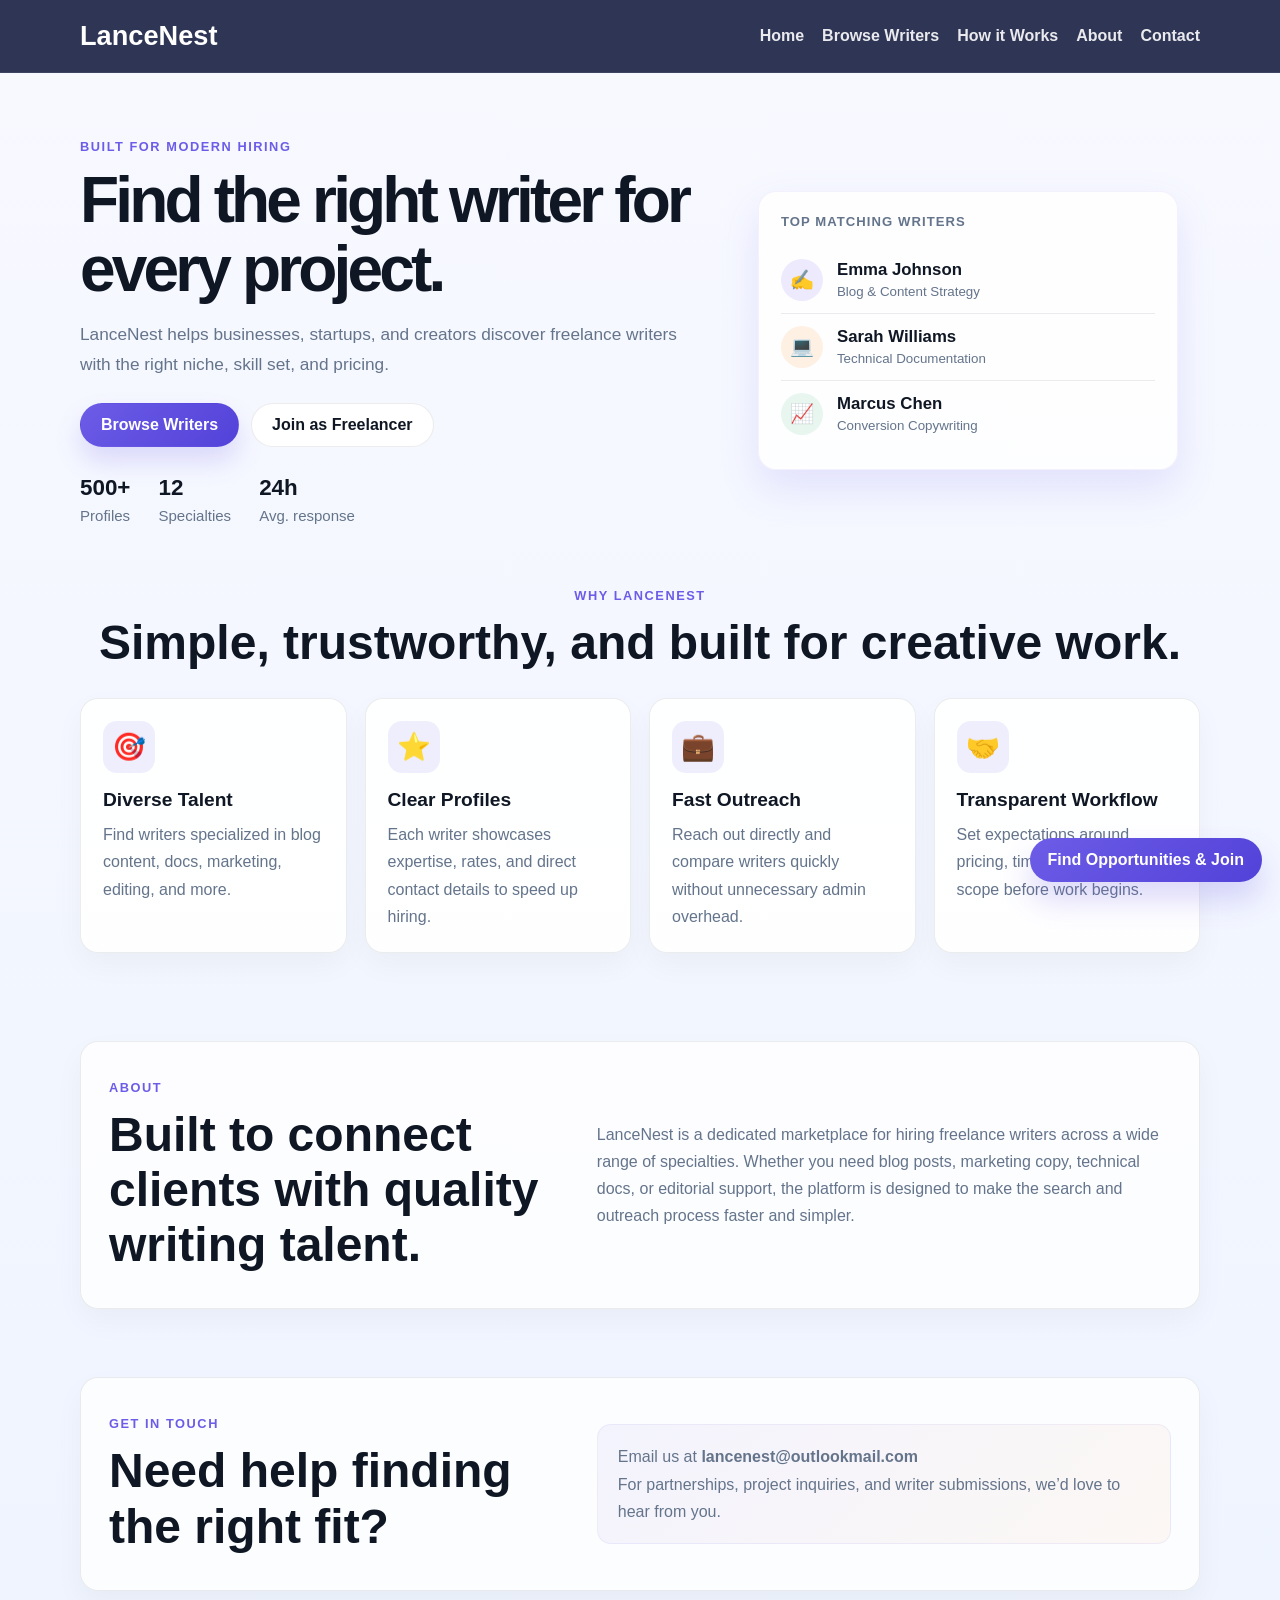
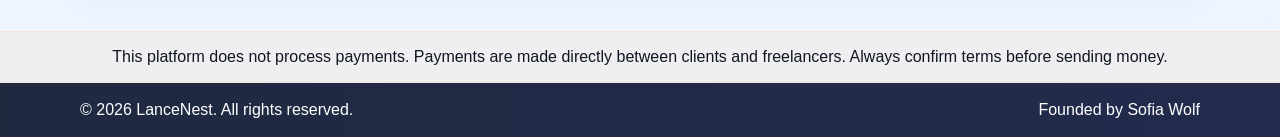
<file: index.html>
<!DOCTYPE html>
<html lang="en">
<head>
    <meta charset="UTF-8">
    <meta name="viewport" content="width=device-width, initial-scale=1.0">
    <title>LanceNest - Find Your Perfect Writer</title>
    <meta name="description" content="LanceNest connects businesses and individuals with vetted freelance writers. Browse writers, view rates, and contact talent directly.">
    <link rel="canonical" href="https://x-sofia.github.io/lancenest/">

    <meta property="og:title" content="LanceNest — Freelance Writers Marketplace">
    <meta property="og:description" content="Find and hire talented freelance writers for blogs, marketing, technical docs and more.">
    <meta property="og:url" content="https://x-sofia.github.io/lancenest/">
    <meta property="og:type" content="website">
    <meta property="og:image" content="https://x-sofia.github.io/lancenest/og-image.png">

    <meta name="twitter:card" content="summary_large_image">
    <meta name="twitter:title" content="LanceNest — Freelance Writers Marketplace">
    <meta name="twitter:description" content="Browse vetted freelance writers and hire the best talent for your projects.">
    <meta name="google-site-verification" content="REPLACE_WITH_GOOGLE_VERIFICATION_CODE">

    <link rel="stylesheet" href="styles.css">
</head>
<body>
    <nav class="navbar">
        <div class="container nav-wrap">
            <div class="logo" aria-label="LanceNest home">LanceNest</div>
            <ul class="nav-links">
                <li><a href="#home">Home</a></li>
                <li><a href="writers.html">Browse Writers</a></li>
                <li><a href="#how-it-works">How it Works</a></li>
                <li><a href="#about">About</a></li>
                <li><a href="#contact">Contact</a></li>
            </ul>
        </div>
    </nav>

    <main>
        <section class="hero" id="home">
            <div class="container hero-layout">
                <div class="hero-content">
                    <span class="eyebrow">Built for modern hiring</span>
                    <h1>Find the right writer for every project.</h1>
                    <p class="lead">LanceNest helps businesses, startups, and creators discover freelance writers with the right niche, skill set, and pricing.</p>

                    <div class="hero-ctas">
                        <a href="writers.html" class="btn btn-primary">Browse Writers</a>
                        <button class="btn btn-secondary" id="cta-signup" type="button">Join as Freelancer</button>
                    </div>

                    <div class="trust-row" aria-label="Platform stats">
                        <div>
                            <strong>500+</strong>
                            <span>Profiles</span>
                        </div>
                        <div>
                            <strong>12</strong>
                            <span>Specialties</span>
                        </div>
                        <div>
                            <strong>24h</strong>
                            <span>Avg. response</span>
                        </div>
                    </div>
                </div>

                <div class="hero-panel" aria-label="Marketplace preview">
                    <div class="mini-card">
                        <span class="mini-label">Top matching writers</span>

                        <div class="mini-profile">
                            <div class="avatar avatar-1">✍️</div>
                            <div>
                                <strong>Emma Johnson</strong>
                                <small>Blog &amp; Content Strategy</small>
                            </div>
                        </div>

                        <div class="mini-profile">
                            <div class="avatar avatar-2">💻</div>
                            <div>
                                <strong>Sarah Williams</strong>
                                <small>Technical Documentation</small>
                            </div>
                        </div>

                        <div class="mini-profile">
                            <div class="avatar avatar-3">📈</div>
                            <div>
                                <strong>Marcus Chen</strong>
                                <small>Conversion Copywriting</small>
                            </div>
                        </div>
                    </div>
                </div>
            </div>
        </section>

        <section class="features" id="how-it-works">
            <div class="container">
                <div class="section-heading">
                    <span class="eyebrow">Why LanceNest</span>
                    <h2>Simple, trustworthy, and built for creative work.</h2>
                </div>

                <div class="features-grid">
                    <article class="feature-card">
                        <div class="feature-icon">🎯</div>
                        <h3>Diverse Talent</h3>
                        <p>Find writers specialized in blog content, docs, marketing, editing, and more.</p>
                    </article>

                    <article class="feature-card">
                        <div class="feature-icon">⭐</div>
                        <h3>Clear Profiles</h3>
                        <p>Each writer showcases expertise, rates, and direct contact details to speed up hiring.</p>
                    </article>

                    <article class="feature-card">
                        <div class="feature-icon">💼</div>
                        <h3>Fast Outreach</h3>
                        <p>Reach out directly and compare writers quickly without unnecessary admin overhead.</p>
                    </article>

                    <article class="feature-card">
                        <div class="feature-icon">🤝</div>
                        <h3>Transparent Workflow</h3>
                        <p>Set expectations around pricing, timelines, and project scope before work begins.</p>
                    </article>
                </div>
            </div>
        </section>

        <section class="about" id="about">
            <div class="container about-wrap">
                <div>
                    <span class="eyebrow">About</span>
                    <h2>Built to connect clients with quality writing talent.</h2>
                </div>
                <p>LanceNest is a dedicated marketplace for hiring freelance writers across a wide range of specialties. Whether you need blog posts, marketing copy, technical docs, or editorial support, the platform is designed to make the search and outreach process faster and simpler.</p>
            </div>
        </section>

        <section class="contact" id="contact">
            <div class="container contact-wrap">
                <div>
                    <span class="eyebrow">Get in touch</span>
                    <h2>Need help finding the right fit?</h2>
                </div>

                <div class="contact-box">
                    <p>Email us at <strong>lancenest@outlookmail.com</strong></p>
                    <p>For partnerships, project inquiries, and writer submissions, we’d love to hear from you.</p>
                </div>
            </div>
        </section>
    </main>

    <div class="disclaimer-banner">
        <div class="container">This platform does not process payments. Payments are made directly between clients and freelancers. Always confirm terms before sending money.</div>
    </div>

    <footer class="footer">
        <div class="container footer-inner">
            <p>&copy; 2026 LanceNest. All rights reserved.</p>
            <p>Founded by Sofia Wolf</p>
        </div>
    </footer>

    <button id="float-cta" aria-label="Find opportunities and join" type="button">Find Opportunities &amp; Join</button>

    <div id="signup-modal" class="modal" aria-hidden="true">
        <div class="modal-content" role="dialog" aria-modal="true" aria-labelledby="signup-title">
            <button class="modal-close" id="signup-close" type="button" aria-label="Close signup form">×</button>
            <h3 id="signup-title">Join LanceNest</h3>
            <p>Sign up to discover opportunities or list your services.</p>

            <form id="signup-form" novalidate>
                <label for="signup-email">Email</label>
                <input type="email" id="signup-email" name="email" required placeholder="your@email.com">
                <input type="hidden" id="signup-role" value="freelancer">

                <div class="form-actions">
                    <button type="submit" class="btn btn-primary">Join</button>
                    <button type="button" class="btn btn-secondary" id="signup-cancel">Cancel</button>
                </div>
            </form>
        </div>
    </div>

    <div id="toast" class="toast" aria-live="polite" aria-atomic="true"></div>

    <script src="script.js"></script>
</body>
</html>
</file>
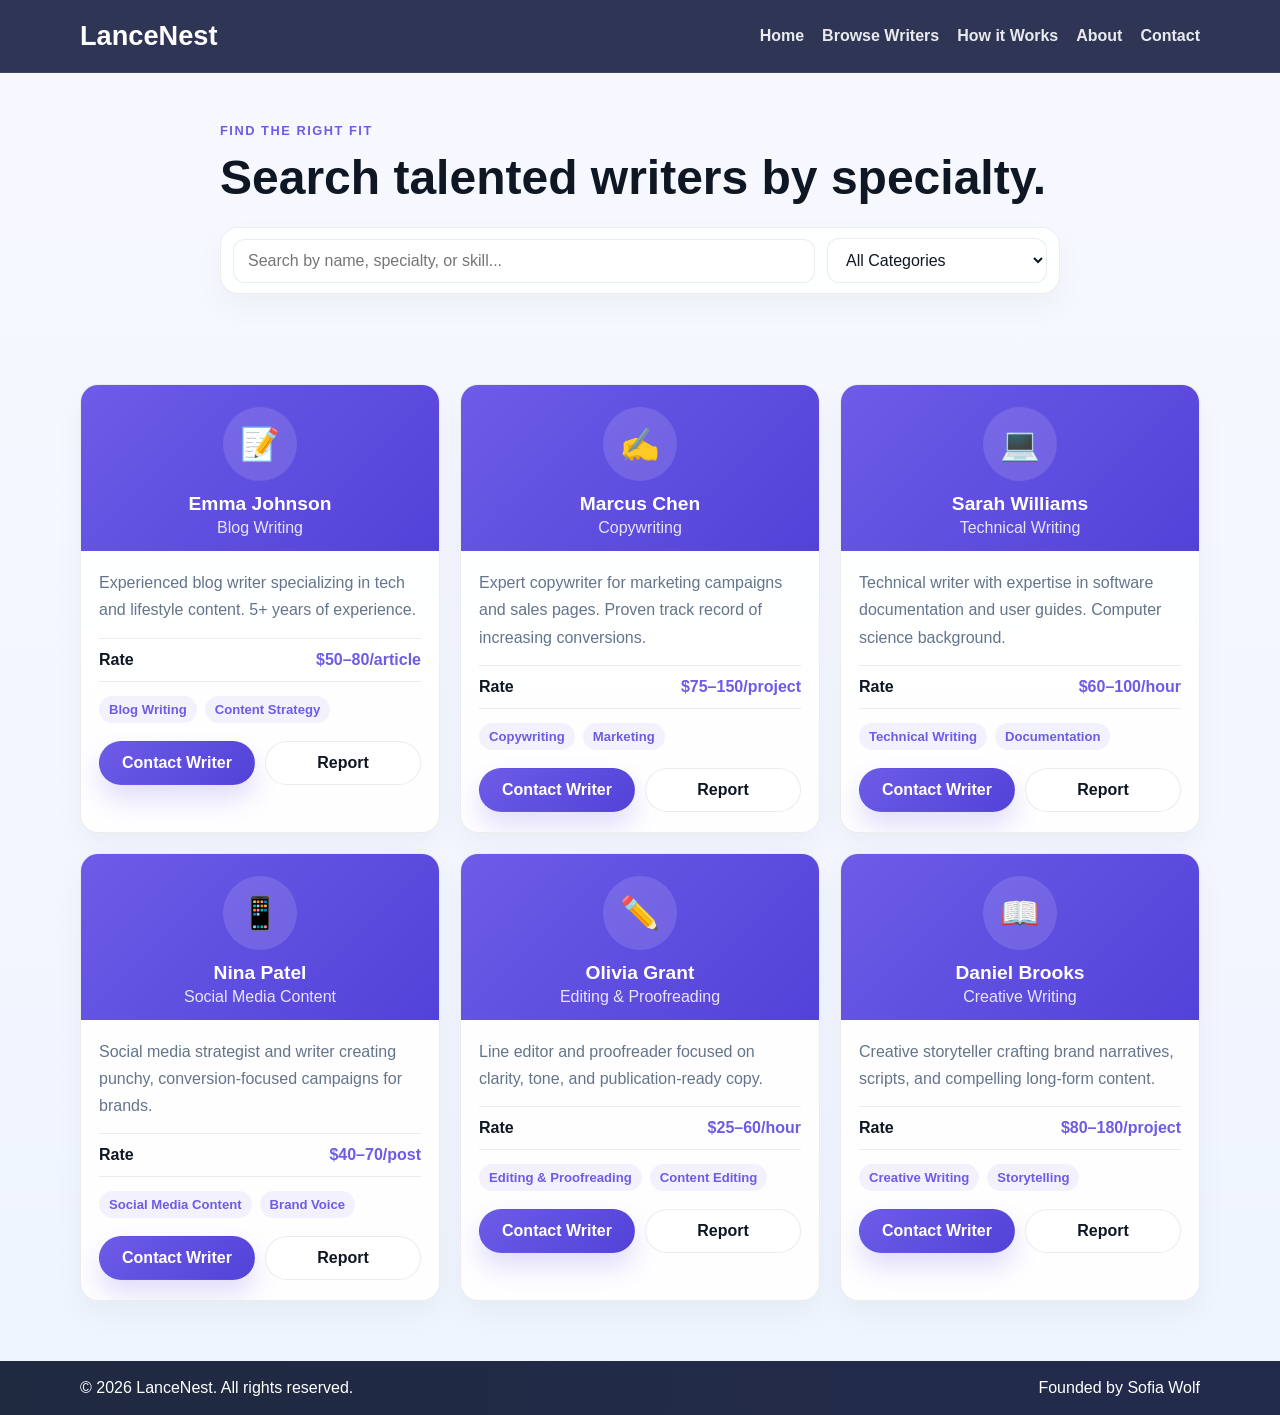
<file: writers.html>
<!DOCTYPE html>
<html lang="en">
<head>
    <meta charset="UTF-8">
    <meta name="viewport" content="width=device-width, initial-scale=1.0">
    <title>Browse Writers - LanceNest</title>
    <meta name="description" content="Browse freelance writers on LanceNest. Find profiles, rates, and direct contact methods to hire the right writer for your project.">
    <link rel="canonical" href="https://x-sofia.github.io/lancenest/writers.html">
    <meta property="og:title" content="LanceNest — Browse Writers">
    <meta property="og:description" content="Browse vetted freelance writers and contact them directly to hire for your projects.">
    <meta property="og:url" content="https://x-sofia.github.io/lancenest/writers.html">
    <meta property="og:type" content="website">
    <meta name="twitter:card" content="summary_large_image">
    <meta name="google-site-verification" content="REPLACE_WITH_GOOGLE_VERIFICATION_CODE">
    <link rel="stylesheet" href="styles.css">
</head>
<body>
    <nav class="navbar">
        <div class="container nav-wrap">
            <div class="logo" aria-label="LanceNest home">LanceNest</div>
            <ul class="nav-links">
                <li><a href="index.html">Home</a></li>
                <li><a href="writers.html">Browse Writers</a></li>
                <li><a href="index.html#how-it-works">How it Works</a></li>
                <li><a href="index.html#about">About</a></li>
                <li><a href="index.html#contact">Contact</a></li>
            </ul>
        </div>
    </nav>

    <main>
        <section class="search-section">
            <div class="container narrow-container">
                <span class="eyebrow">Find the right fit</span>
                <h1>Search talented writers by specialty.</h1>
                <div class="search-box">
                    <input type="text" id="searchInput" placeholder="Search by name, specialty, or skill..." class="search-input" aria-label="Search writers">
                    <select id="categoryFilter" class="category-filter" aria-label="Filter writers by category">
                        <option value="">All Categories</option>
                    </select>
                </div>
            </div>
        </section>

        <section class="writers-section">
            <div class="container">
                <div class="writers-grid" id="writersGrid" aria-live="polite"></div>
            </div>
        </section>
    </main>

    <div id="contact-modal" class="modal" aria-hidden="true">
        <div class="modal-content" role="dialog" aria-modal="true" aria-labelledby="contact-title">
            <button class="modal-close" id="contact-close" type="button" aria-label="Close contact modal">×</button>
            <h3 id="contact-title">Contact Writer</h3>
            <div id="contact-body"></div>
        </div>
    </div>

    <div id="toast" class="toast" aria-live="polite" aria-atomic="true"></div>

    <footer class="footer">
        <div class="container footer-inner">
            <p>&copy; 2026 LanceNest. All rights reserved.</p>
            <p>Founded by Sofia Wolf</p>
        </div>
    </footer>

    <script src="script.js"></script>
</body>
</html>
</file>
<file: styles.css>
/* Theme variables */
:root {
  --primary: #6c5ce7;
  --primary-dark: #5342d8;
  --accent: #ff9f43;
  --text: #0f1724;
  --muted: #64748b;
  --bg: #f5f7ff;
  --panel: #ffffff;
  --soft: #eef2ff;
  --line: rgba(15, 23, 36, 0.08);
  --shadow: 0 18px 40px rgba(108, 92, 231, 0.14);
  --radius: 18px;
}

* {
  box-sizing: border-box;
}

html {
  scroll-behavior: smooth;
}

body {
  margin: 0;
  font-family: "Segoe UI", Tahoma, Geneva, Verdana, sans-serif;
  background: linear-gradient(180deg, #f8f9ff 0%, #eef4ff 100%);
  color: var(--text);
  -webkit-font-smoothing: antialiased;
}

a {
  color: inherit;
}

button,
input,
select {
  font: inherit;
}

.container {
  width: min(1120px, calc(100% - 32px));
  margin: 0 auto;
}

.narrow-container {
  width: min(840px, calc(100% - 32px));
}

.eyebrow {
  display: inline-block;
  margin-bottom: 12px;
  font-size: 0.8rem;
  letter-spacing: 0.12em;
  text-transform: uppercase;
  color: var(--primary);
  font-weight: 700;
}

.section-heading {
  text-align: center;
  margin-bottom: 28px;
}

.section-heading h2,
.about h2,
.contact h2,
.search-section h1 {
  margin: 0;
  font-size: clamp(2rem, 4vw, 3rem);
  line-height: 1.15;
}

/* Navigation */
.navbar {
  position: sticky;
  top: 0;
  z-index: 20;
  background: rgba(24, 32, 67, 0.9);
  backdrop-filter: blur(12px);
  border-bottom: 1px solid rgba(255, 255, 255, 0.08);
}

.nav-wrap {
  display: flex;
  align-items: center;
  justify-content: space-between;
  min-height: 72px;
}

.logo {
  font-size: 1.7rem;
  font-weight: 800;
  color: white;
}

.nav-links {
  display: flex;
  align-items: center;
  gap: 18px;
  list-style: none;
  margin: 0;
  padding: 0;
}

.nav-links a {
  color: rgba(255, 255, 255, 0.9);
  text-decoration: none;
  font-weight: 600;
  transition: opacity 0.2s ease;
}

.nav-links a:hover,
.nav-links a:focus-visible {
  opacity: 0.8;
}

/* Hero */
.hero {
  padding: 64px 0 32px;
}

.hero-layout {
  display: grid;
  grid-template-columns: 1.15fr 0.85fr;
  align-items: center;
  gap: 28px;
}

.hero-content h1 {
  margin: 0 0 16px;
  font-size: clamp(2.6rem, 5vw, 4.6rem);
  line-height: 1.08;
  letter-spacing: -0.06em;
}

.lead {
  max-width: 620px;
  color: var(--muted);
  font-size: 1.08rem;
  line-height: 1.7;
  margin: 0 0 24px;
}

.hero-ctas,
.form-actions,
.contact-cta {
  display: flex;
  gap: 12px;
  flex-wrap: wrap;
}

.btn {
  display: inline-flex;
  align-items: center;
  justify-content: center;
  border-radius: 999px;
  border: 1px solid transparent;
  padding: 12px 20px;
  font-weight: 700;
  text-decoration: none;
  transition: transform 0.18s ease, box-shadow 0.18s ease, background 0.18s ease;
  cursor: pointer;
}

.btn:hover,
.btn:focus-visible {
  transform: translateY(-1px);
}

.btn-primary {
  background: linear-gradient(135deg, var(--primary), var(--primary-dark));
  color: white;
  box-shadow: 0 14px 26px rgba(108, 92, 231, 0.2);
}

.btn-secondary {
  background: white;
  border-color: var(--line);
  color: var(--text);
}

.trust-row {
  display: flex;
  flex-wrap: wrap;
  gap: 28px;
  margin-top: 28px;
}

.trust-row div {
  display: flex;
  flex-direction: column;
  gap: 6px;
}

.trust-row strong {
  font-size: 1.4rem;
  color: var(--text);
}

.trust-row span {
  color: var(--muted);
  font-size: 0.94rem;
}

.hero-panel {
  display: flex;
  justify-content: center;
}

.mini-card {
  width: min(420px, 100%);
  background: rgba(255, 255, 255, 0.82);
  border: 1px solid rgba(108, 92, 231, 0.08);
  border-radius: var(--radius);
  box-shadow: var(--shadow);
  padding: 22px;
}

.mini-label {
  display: block;
  margin-bottom: 18px;
  color: var(--muted);
  font-size: 0.82rem;
  font-weight: 700;
  letter-spacing: 0.08em;
  text-transform: uppercase;
}

.mini-profile {
  display: flex;
  align-items: center;
  gap: 14px;
  padding: 12px 0;
  border-bottom: 1px solid var(--line);
}

.mini-profile:last-child {
  border-bottom: none;
}

.avatar {
  width: 42px;
  height: 42px;
  border-radius: 50%;
  display: flex;
  align-items: center;
  justify-content: center;
  font-size: 1.2rem;
}

.avatar-1 { background: rgba(108, 92, 231, 0.12); }
.avatar-2 { background: rgba(255, 159, 67, 0.15); }
.avatar-3 { background: rgba(72, 187, 120, 0.12); }

.mini-profile strong,
.writer-name {
  display: block;
  font-size: 1.05rem;
  margin-bottom: 2px;
}

.mini-profile small,
.writer-specialty {
  color: var(--muted);
}

/* Features */
.features,
.search-section,
.writers-section {
  padding: 30px 0 60px;
}

.features-grid {
  display: grid;
  grid-template-columns: repeat(auto-fit, minmax(220px, 1fr));
  gap: 18px;
}

.feature-card {
  background: rgba(255, 255, 255, 0.9);
  border: 1px solid var(--line);
  border-radius: var(--radius);
  box-shadow: 0 12px 30px rgba(15, 23, 36, 0.04);
  padding: 22px;
}

.feature-card h3 {
  margin: 0 0 10px;
  font-size: 1.2rem;
}

.feature-card p {
  margin: 0;
  color: var(--muted);
  line-height: 1.7;
}

.feature-icon {
  width: 52px;
  height: 52px;
  border-radius: 14px;
  background: rgba(108, 92, 231, 0.1);
  display: flex;
  align-items: center;
  justify-content: center;
  font-size: 1.7rem;
  margin-bottom: 16px;
}

/* About / Contact */
.about,
.contact {
  padding: 28px 0 40px;
}

.about-wrap,
.contact-wrap {
  background: rgba(255, 255, 255, 0.8);
  border: 1px solid var(--line);
  border-radius: var(--radius);
  box-shadow: 0 12px 30px rgba(15, 23, 36, 0.04);
  padding: 36px 28px;
}

.about-wrap,
.contact-wrap {
  display: grid;
  grid-template-columns: 0.9fr 1.1fr;
  gap: 18px;
  align-items: center;
}

.about-wrap p,
.contact-box p {
  margin: 0;
  color: var(--muted);
  line-height: 1.7;
}

.contact-box {
  background: linear-gradient(135deg, rgba(108, 92, 231, 0.06), rgba(255, 159, 67, 0.06));
  border: 1px solid rgba(108, 92, 231, 0.08);
  border-radius: 14px;
  padding: 18px 20px;
}

/* Disclaimer */
.disclaimer-banner {
  padding: 16px 0;
  background: rgba(255, 159, 67, 0.08);
  color: var(--text);
  border-top: 1px solid rgba(255, 159, 67, 0.12);
  border-bottom: 1px solid rgba(255, 159, 67, 0.12);
  text-align: center;
}

/* Search section */
.search-section {
  padding-top: 48px;
}

.search-section h1 {
  margin-bottom: 22px;
}

.search-box {
  display: flex;
  gap: 12px;
  align-items: center;
  background: rgba(255, 255, 255, 0.9);
  border: 1px solid var(--line);
  border-radius: var(--radius);
  box-shadow: 0 12px 30px rgba(15, 23, 36, 0.04);
  padding: 10px 12px;
}

.search-input,
.category-filter,
#signup-email {
  width: 100%;
  border: 1px solid var(--line);
  border-radius: 12px;
  padding: 12px 14px;
  background: white;
  color: var(--text);
}

.search-input {
  flex: 1 1 auto;
}

.category-filter {
  flex: 0 0 220px;
}

/* Writers cards */
.writers-grid {
  display: grid;
  grid-template-columns: repeat(auto-fit, minmax(280px, 1fr));
  gap: 20px;
}

.writer-card {
  background: rgba(255, 255, 255, 0.9);
  border: 1px solid var(--line);
  border-radius: var(--radius);
  box-shadow: 0 12px 30px rgba(15, 23, 36, 0.04);
  overflow: hidden;
}

.writer-header {
  padding: 22px 20px 14px;
  background: linear-gradient(135deg, var(--primary), var(--primary-dark));
  color: white;
  text-align: center;
}

.writer-avatar {
  width: 74px;
  height: 74px;
  border-radius: 50%;
  margin: 0 auto 12px;
  display: flex;
  align-items: center;
  justify-content: center;
  font-size: 2rem;
  background: rgba(255, 255, 255, 0.12);
}

.writer-name {
  font-size: 1.2rem;
  font-weight: 800;
}

.writer-specialty {
  margin-top: 4px;
  color: rgba(255, 255, 255, 0.85);
}

.writer-body {
  padding: 18px 18px 20px;
}

.writer-bio {
  margin: 0 0 14px;
  color: var(--muted);
  line-height: 1.7;
}

.writer-info {
  display: flex;
  justify-content: space-between;
  align-items: center;
  gap: 12px;
  padding: 12px 0;
  border-top: 1px solid var(--line);
  border-bottom: 1px solid var(--line);
  margin-bottom: 14px;
}

.info-label {
  font-weight: 700;
}

.info-value {
  color: var(--primary);
  font-weight: 700;
}

.writer-categories {
  display: flex;
  flex-wrap: wrap;
  gap: 8px;
  margin-bottom: 18px;
}

.category-tag {
  display: inline-block;
  background: rgba(108, 92, 231, 0.08);
  color: var(--primary);
  font-size: 0.82rem;
  font-weight: 600;
  padding: 6px 10px;
  border-radius: 999px;
}

.writer-footer {
  display: flex;
  gap: 10px;
}

.writer-footer .btn {
  flex: 1;
}

.empty-state {
  grid-column: 1 / -1;
  padding: 40px 20px;
  text-align: center;
  background: rgba(255, 255, 255, 0.8);
  border: 1px solid var(--line);
  border-radius: var(--radius);
  color: var(--muted);
}

/* Payment methods */
.payments-list {
  list-style: none;
  padding: 0;
  margin: 14px 0 0;
}

.payments-list li {
  padding: 10px 0;
  border-bottom: 1px dashed var(--line);
}

.payments-list li:last-child {
  border-bottom: none;
}

.payment-label {
  display: block;
  margin-bottom: 4px;
  font-weight: 700;
  color: var(--text);
}

.payments-list a {
  color: var(--primary);
  word-break: break-word;
}

.payment-note,
.muted {
  color: var(--muted);
  line-height: 1.6;
}

/* Modal */
.modal {
  position: fixed;
  inset: 0;
  display: none;
  align-items: center;
  justify-content: center;
  background: rgba(15, 23, 36, 0.58);
  padding: 24px;
  z-index: 40;
}

.modal[aria-hidden="false"] {
  display: flex;
}

.modal-content {
  position: relative;
  width: min(720px, 100%);
  background: white;
  border-radius: 18px;
  box-shadow: var(--shadow);
  padding: 26px 24px 22px;
}

.modal-close {
  position: absolute;
  top: 12px;
  right: 14px;
  border: none;
  background: transparent;
  font-size: 2rem;
  line-height: 1;
  color: var(--muted);
  cursor: pointer;
}

.modal-content h3 {
  margin: 0 0 12px;
  font-size: 1.7rem;
}

.modal-content p {
  margin: 0 0 18px;
  color: var(--muted);
  line-height: 1.7;
}

label {
  display: block;
  margin-bottom: 8px;
  font-weight: 700;
}

#signup-email {
  margin-bottom: 16px;
}

.form-actions {
  margin-top: 8px;
}

.contact-cta {
  margin-top: 16px;
}

/* Toast */
.toast {
  position: fixed;
  left: 50%;
  bottom: 24px;
  transform: translateX(-50%) translateY(20px);
  background: rgba(15, 23, 36, 0.95);
  color: #fff;
  padding: 12px 18px;
  border-radius: 999px;
  font-size: 0.92rem;
  opacity: 0;
  pointer-events: none;
  transition: opacity 0.2s ease, transform 0.2s ease;
  z-index: 50;
}

.toast.show {
  opacity: 1;
  transform: translateX(-50%) translateY(0);
}

/* Floating CTA */
#float-cta {
  position: fixed;
  right: 18px;
  bottom: 18px;
  z-index: 30;
  border: none;
  border-radius: 999px;
  background: linear-gradient(135deg, var(--primary), var(--primary-dark));
  color: white;
  font-weight: 700;
  padding: 13px 18px;
  box-shadow: 0 18px 30px rgba(108, 92, 231, 0.23);
  cursor: pointer;
}

#float-cta:focus-visible,
.btn:focus-visible,
.search-input:focus-visible,
.category-filter:focus-visible,
#signup-email:focus-visible {
  outline: 3px solid rgba(108, 92, 231, 0.2);
  outline-offset: 2px;
}

/* Footer */
.footer {
  background: linear-gradient(90deg, #1f2940, #232b4d);
  color: white;
  padding: 18px 0;
}

.footer-inner {
  display: flex;
  justify-content: space-between;
  gap: 12px;
  align-items: center;
  flex-wrap: wrap;
}

.footer-inner p {
  margin: 0;
}

/* Responsive */
@media (max-width: 760px) {
  .nav-wrap,
  .about-wrap,
  .contact-wrap,
  .footer-inner,
  .search-box {
    display: block;
  }

  .nav-wrap {
    display: flex;
    flex-direction: column;
    justify-content: center;
    gap: 12px;
    padding: 14px 0;
  }

  .nav-links {
    flex-wrap: wrap;
    justify-content: center;
  }

  .hero-layout,
  .about-wrap,
  .contact-wrap {
    grid-template-columns: 1fr;
  }

  .hero {
    padding-top: 42px;
  }

  .search-box {
    display: grid;
    padding: 12px;
  }

  .category-filter {
    flex: 1;
  }

  .writer-footer,
  .contact-cta,
  .form-actions,
  .hero-ctas {
    flex-direction: column;
  }

  #float-cta {
    right: 12px;
    bottom: 12px;
  }
}
</file>
